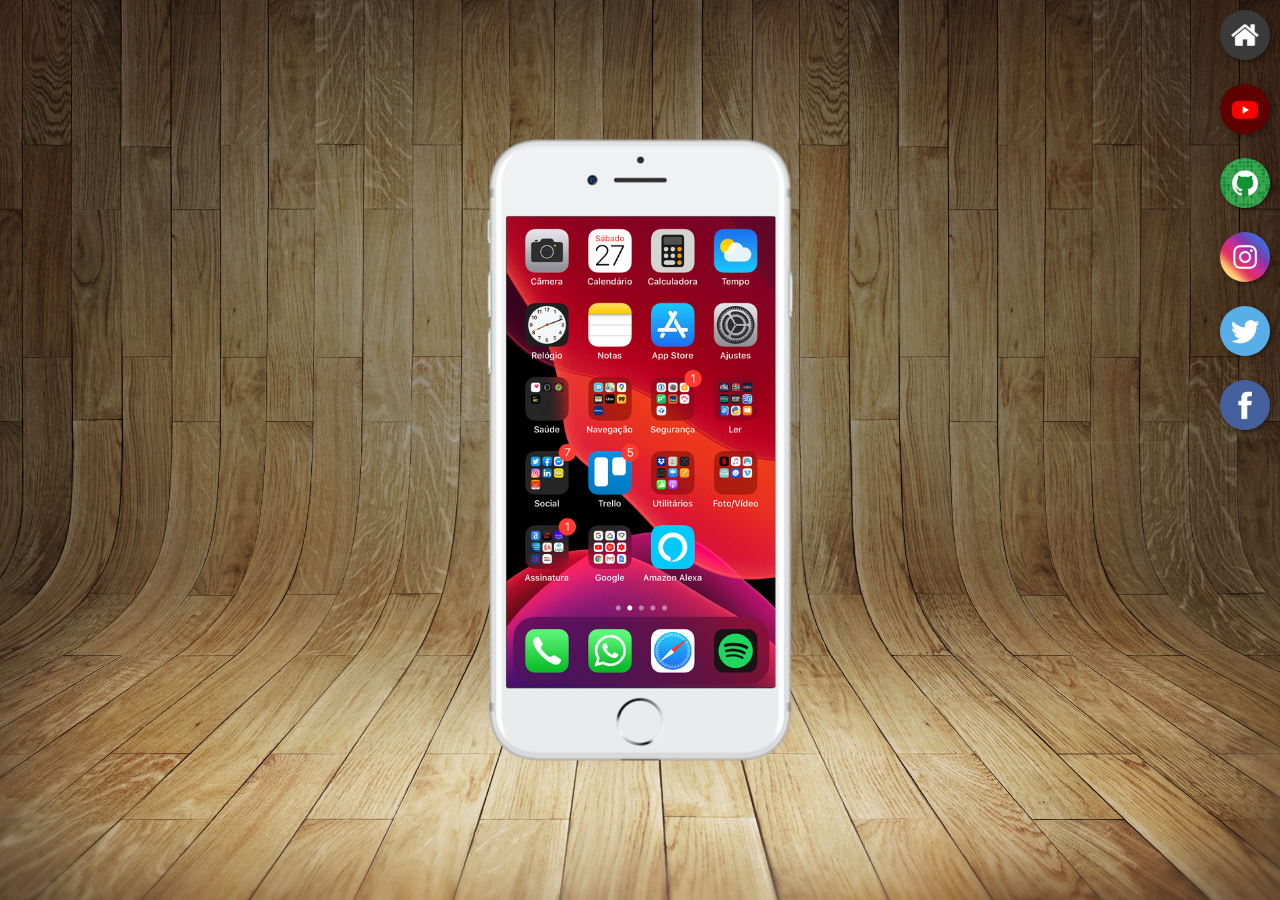
<file: index.html>
<!DOCTYPE html>
<html lang="pt-br">
<head>
    <meta charset="UTF-8">
    <meta name="viewport" content="width=device-width, initial-scale=1.0">
    <link rel="shortcut icon" href="favicon.ico" type="image/x-icon">
    <link rel="stylesheet" href="estilos/style.css">
    <title>Projeto Redes Sociais</title>
</head>
<body>
    <main>
        <section id="telefone">
            <iframe src="home.html" name="tela" id="tela" frameborder="0"></iframe>
        </section>
        <section id="redes-sociais">
            <a href="home.html" target="tela"><img src="imagens/logo-home.jpg" alt=""></a><br>
            <a href="youtube.html" target="tela"><img src="imagens/logo-youtube.jpg" alt=""></a><br>
            <a href="github.html" target="tela"><img src="imagens/logo-github.jpg" alt=""></a><br>
            <a href="instagram.html" target="tela"><img src="imagens/logo-instagram.jpg" alt=""></a><br>
            <a href="#" target="tela"><img src="imagens/logo-twitter.jpg" alt=""></a><br>
            <a href="#" target="tela"><img src="imagens/logo-facebook.jpg" alt=""></a>

        </section>
    </main>
</body>
</html>
</file>
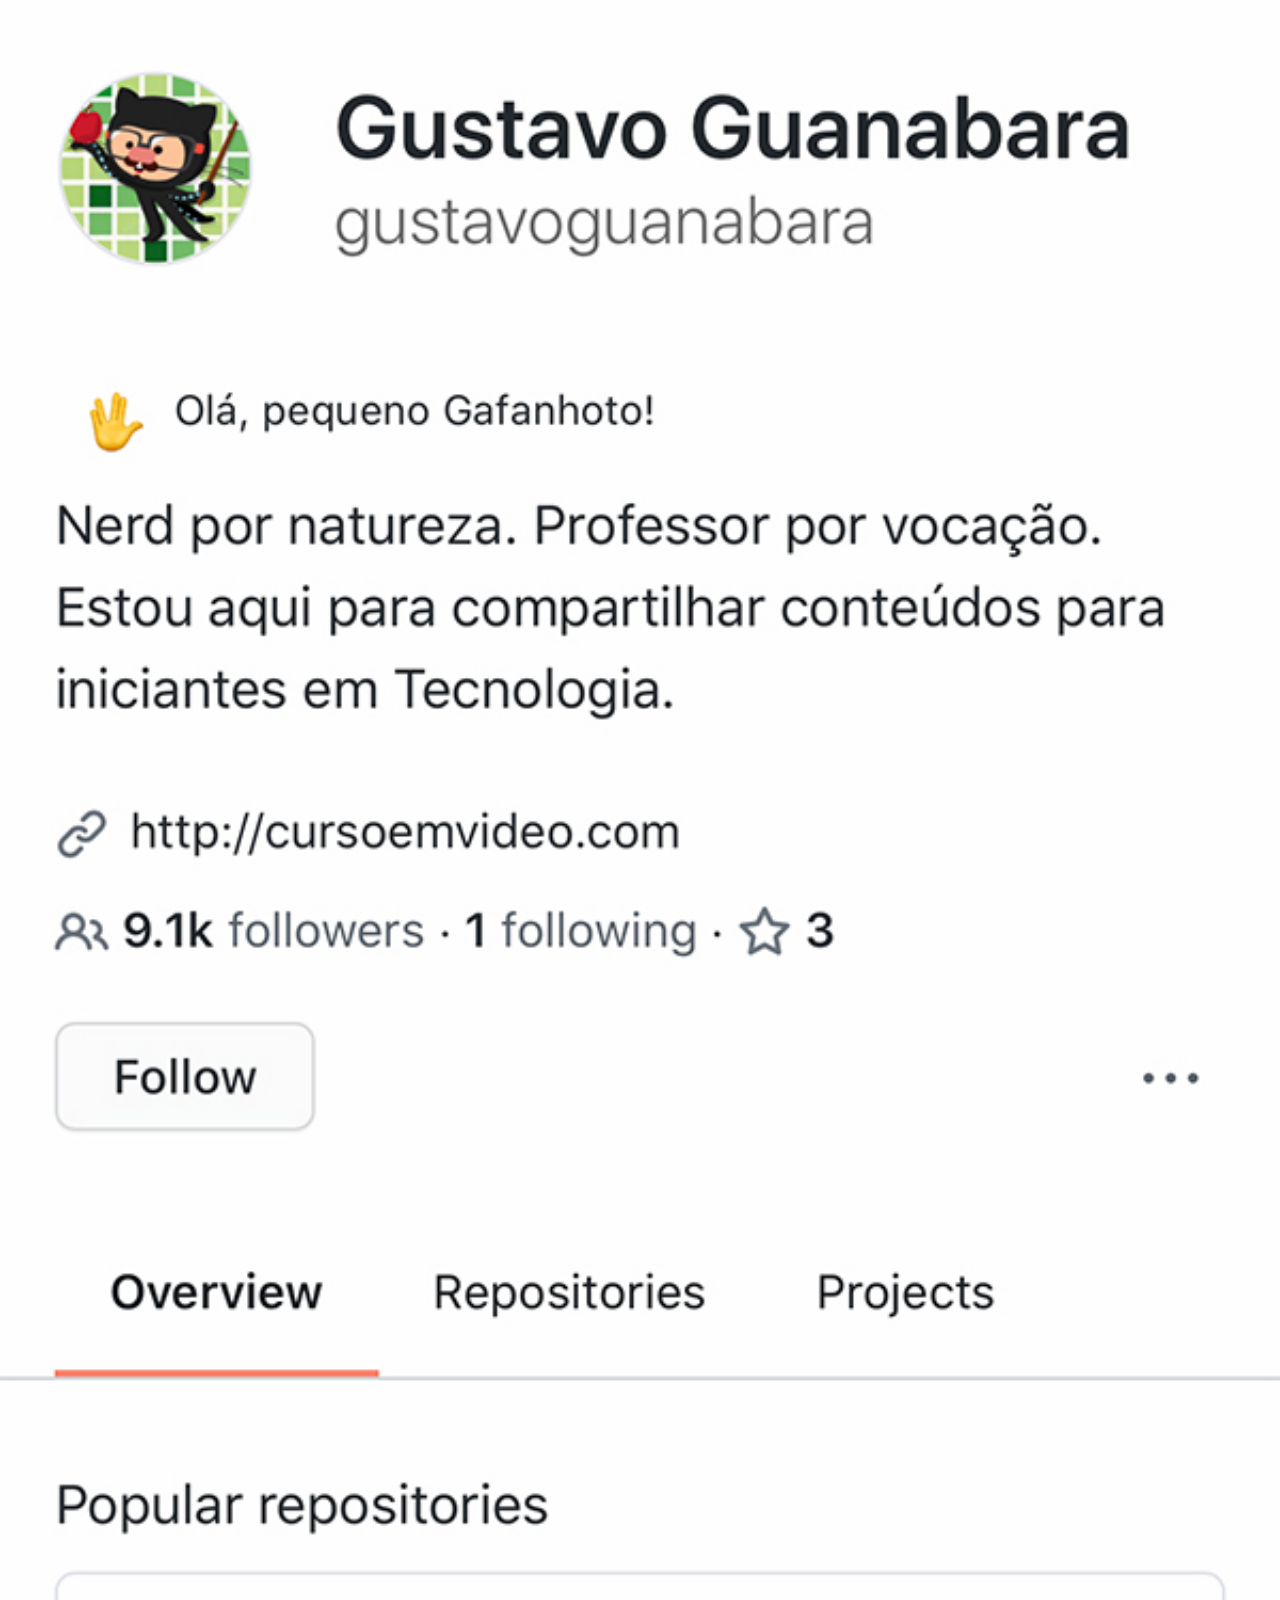
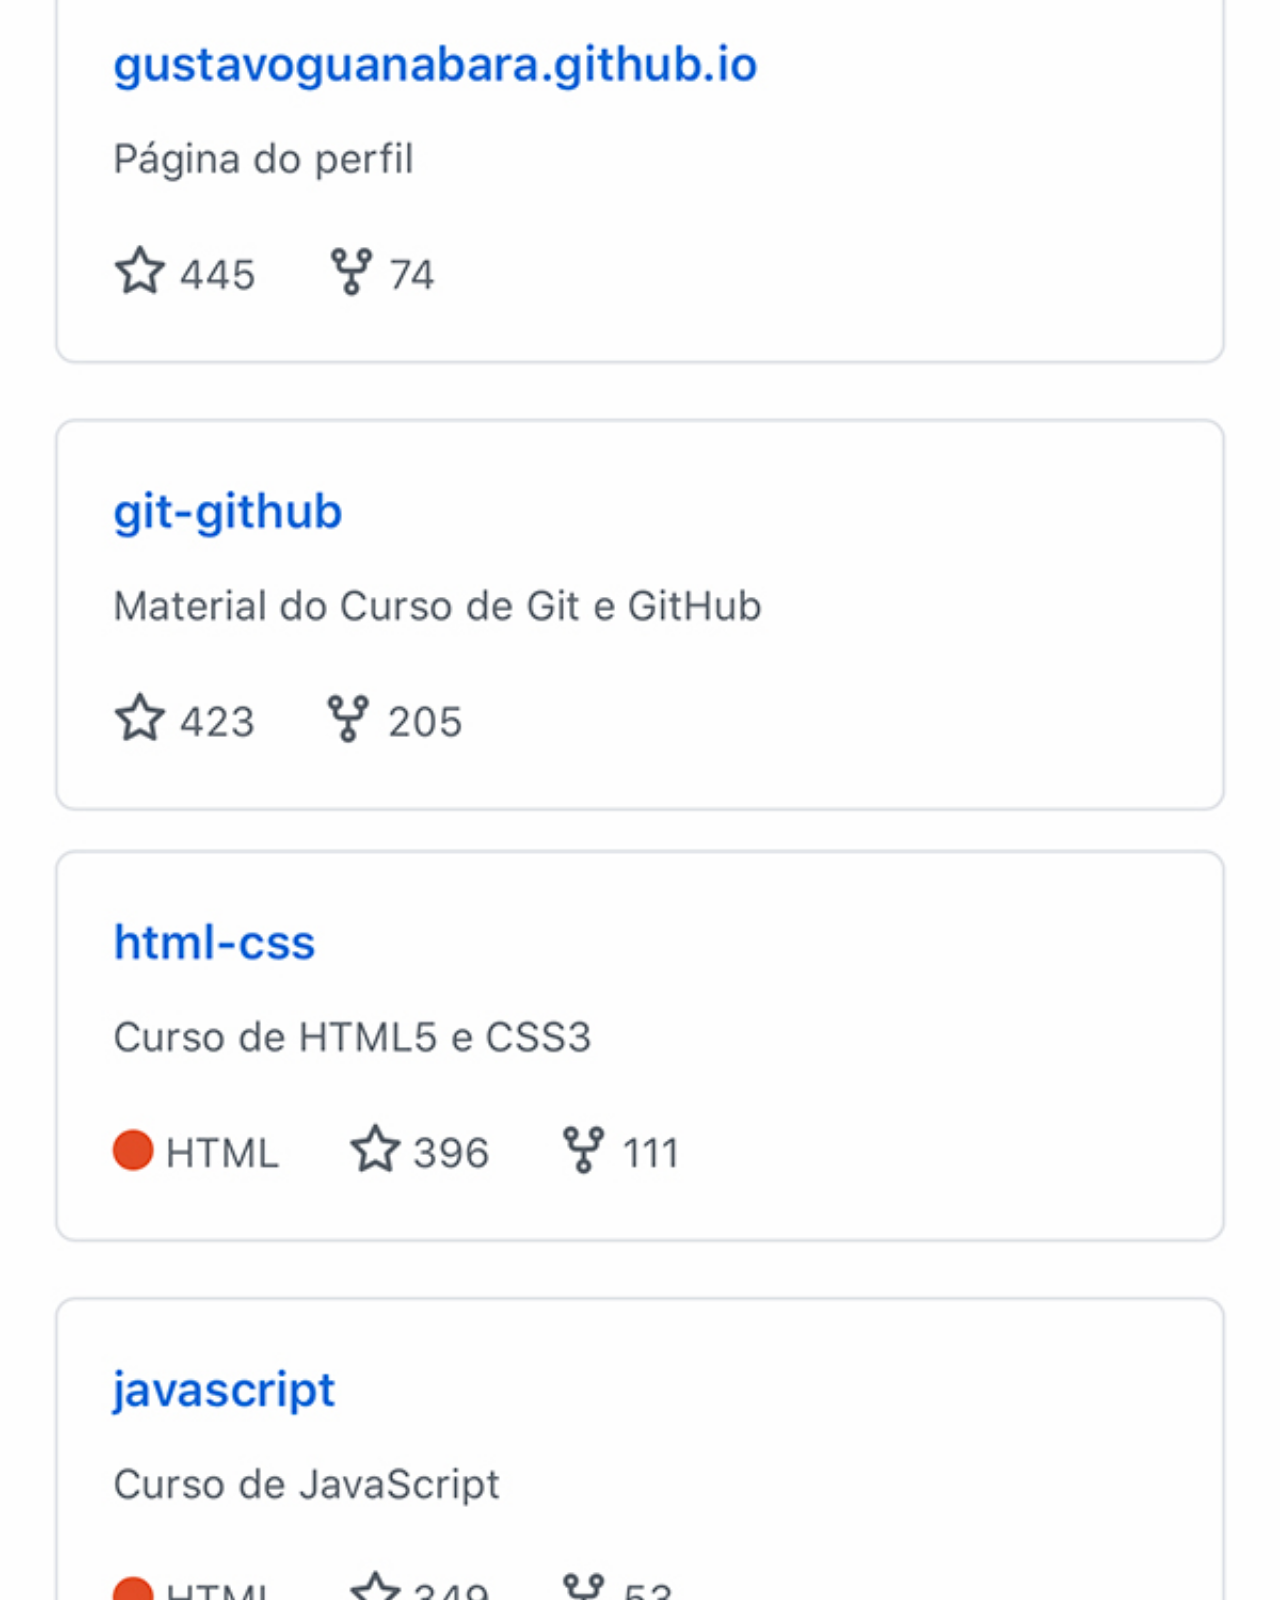
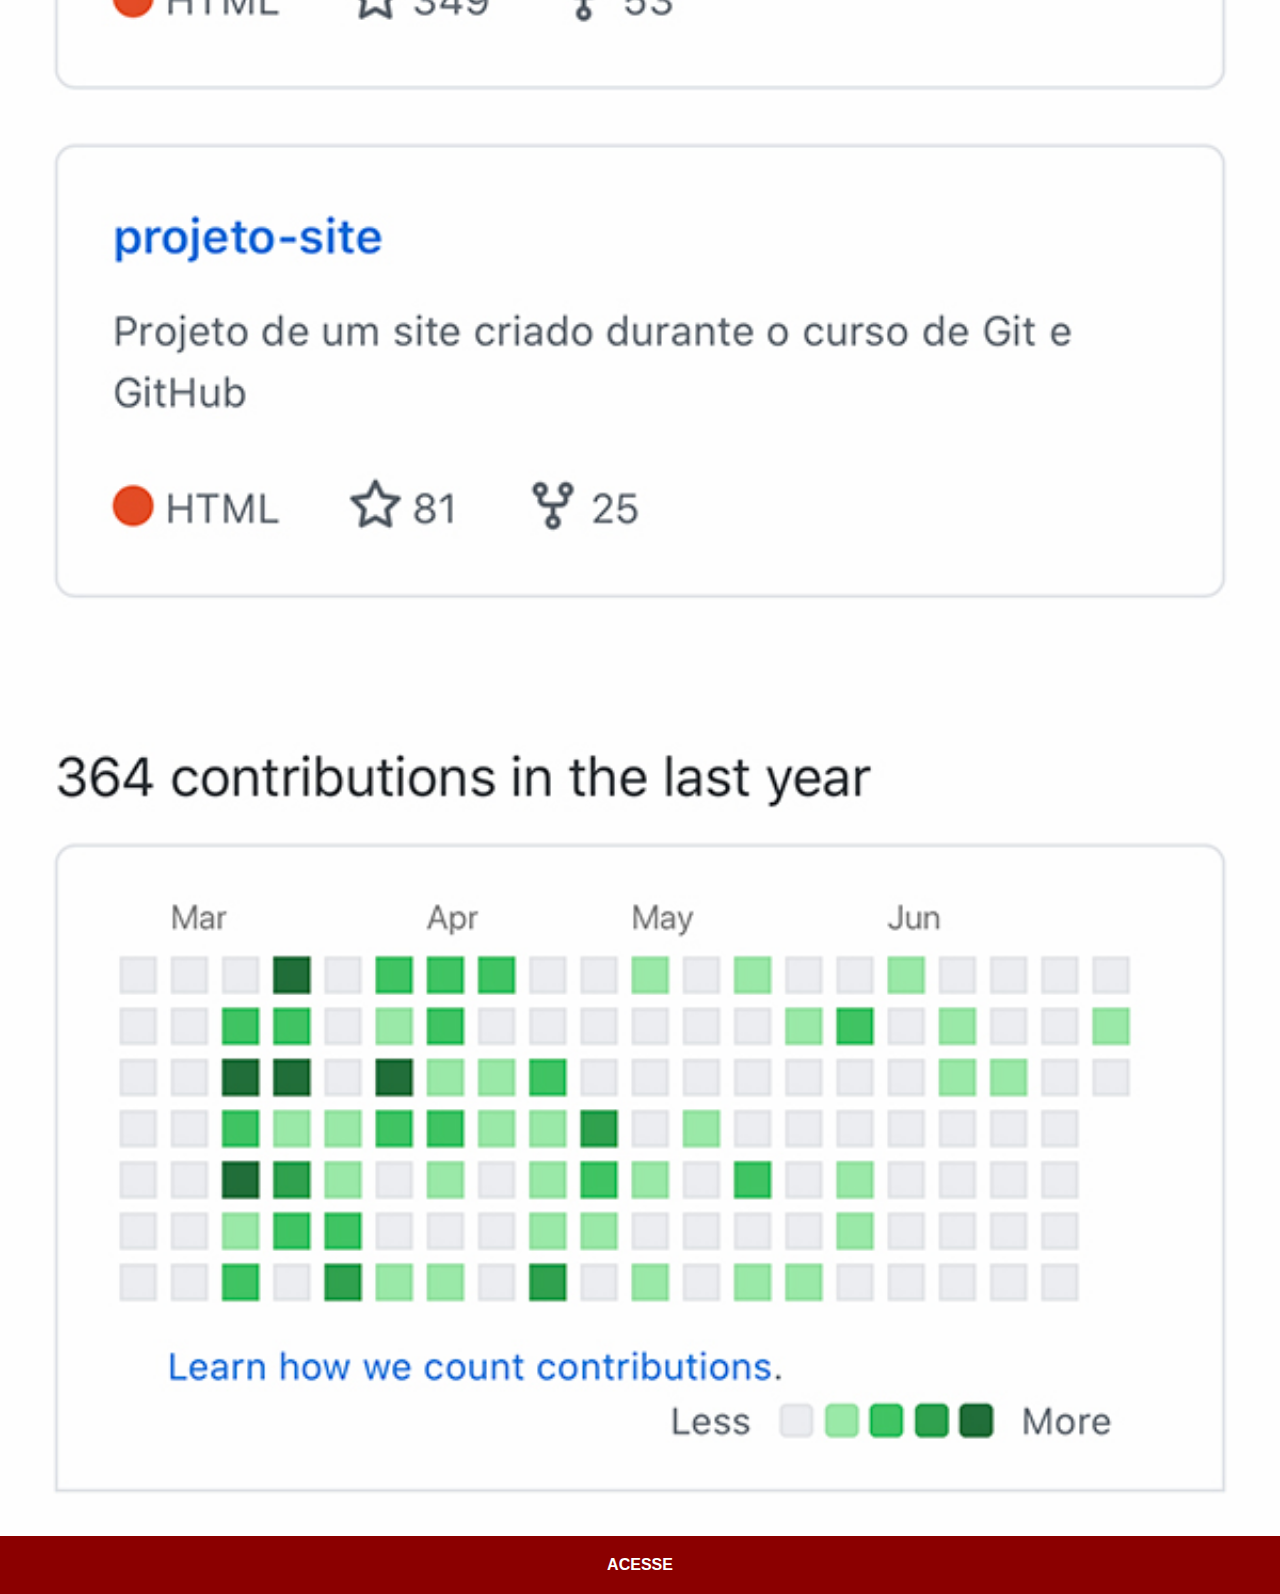
<file: github.html>
<!DOCTYPE html>
<html lang="pt-br">
<head>
    <meta charset="UTF-8">
    <meta name="viewport" content="width=device-width, initial-scale=1.0">
    <title>GitHub</title>
    <link rel="stylesheet" href="estilos/social.css">
</head>
<body>
    <img src="imagens/tela-github.jpg" alt="GitHub">
    <a href="https://github.com/gustavoguanabara" target="_blank">ACESSE</a>
    
</body>
</html>
</file>
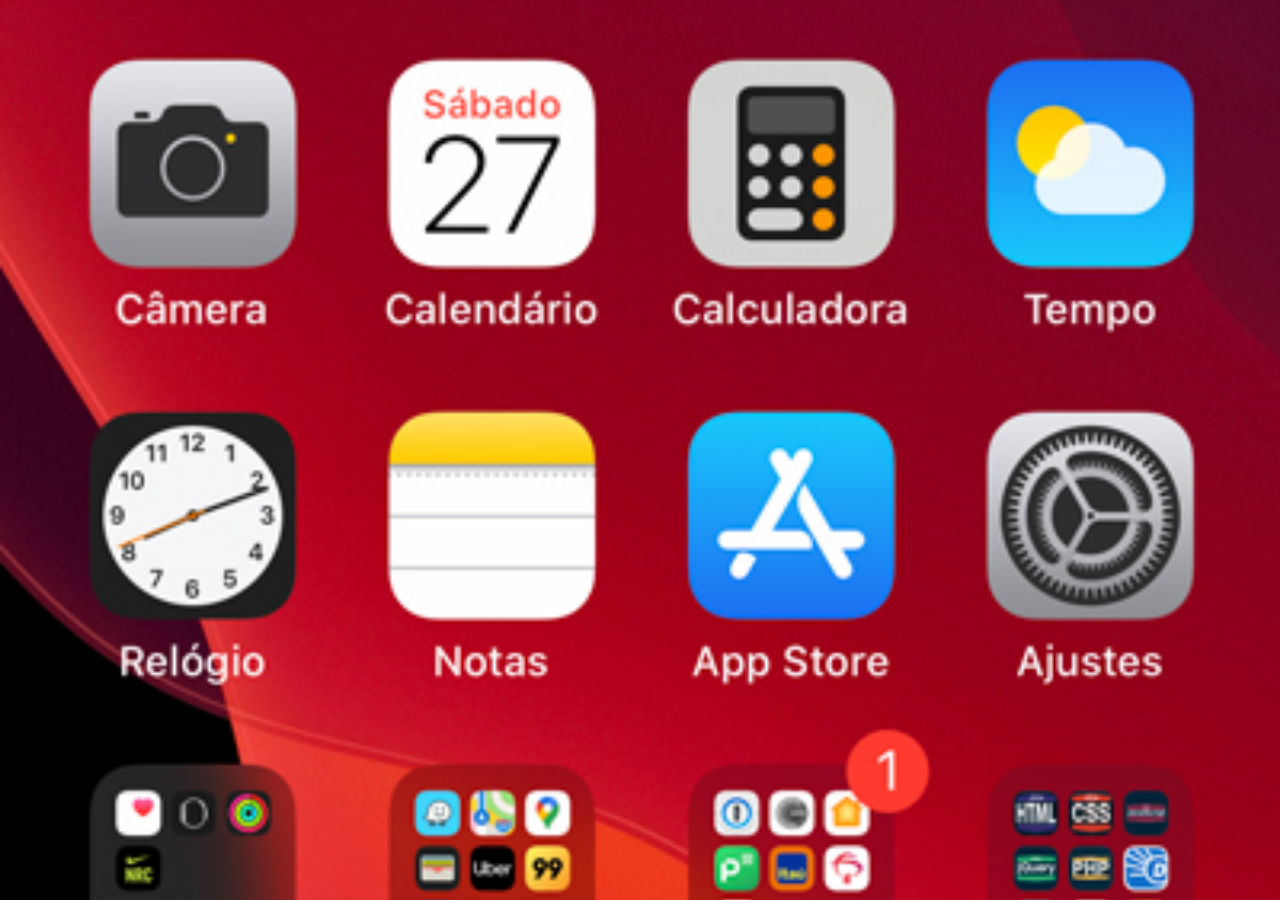
<file: home.html>
<!DOCTYPE html>
<html lang="pt-br">
<head>
    <meta charset="UTF-8">
    <meta name="viewport" content="width=device-width, initial-scale=1.0">
    <title>Home</title>
    <style>
        * {
            margin: 0px;
            padding: 0px;
        }

        body {
            width: 100vw;
            height: 100vh;
            background: black url('imagens/tela-home.jpg') no-repeat top center;
            background-size: cover;
        }
    </style>
</head>
<body>
    
</body>
</html>
</file>
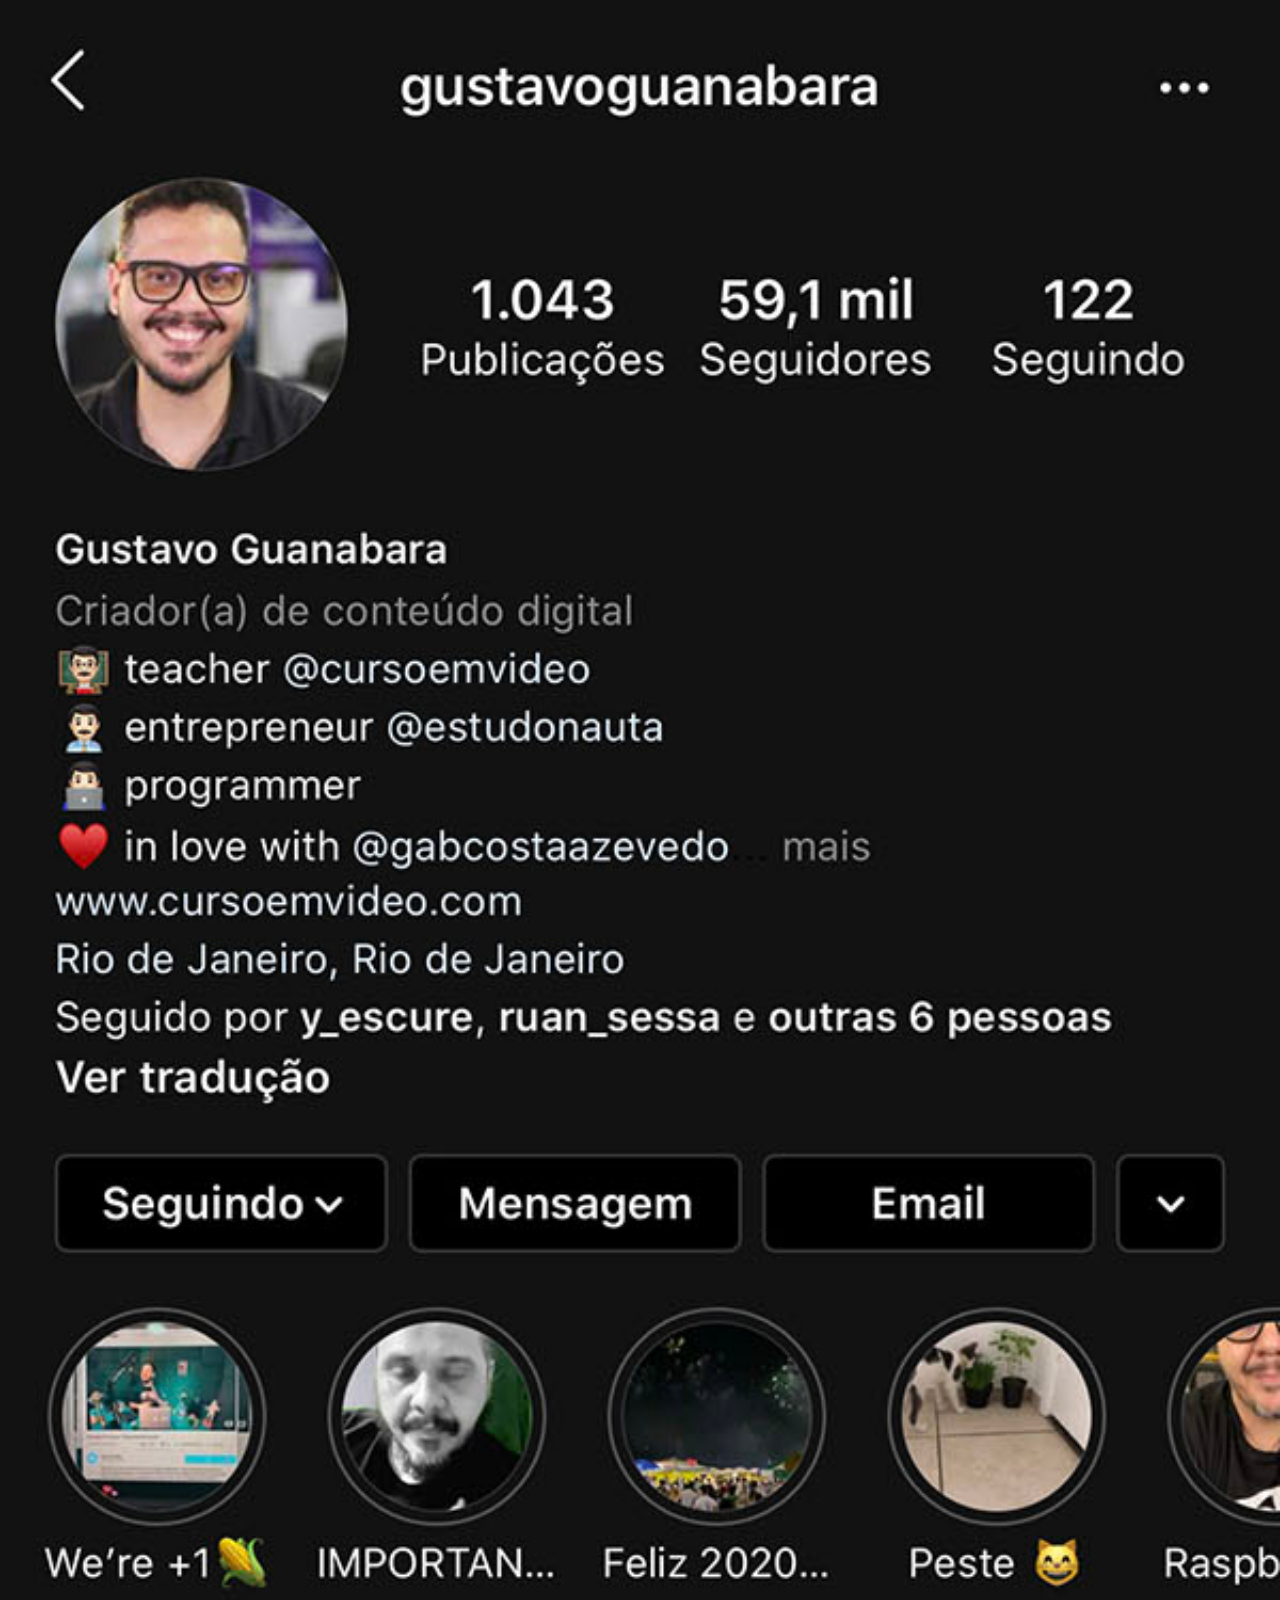
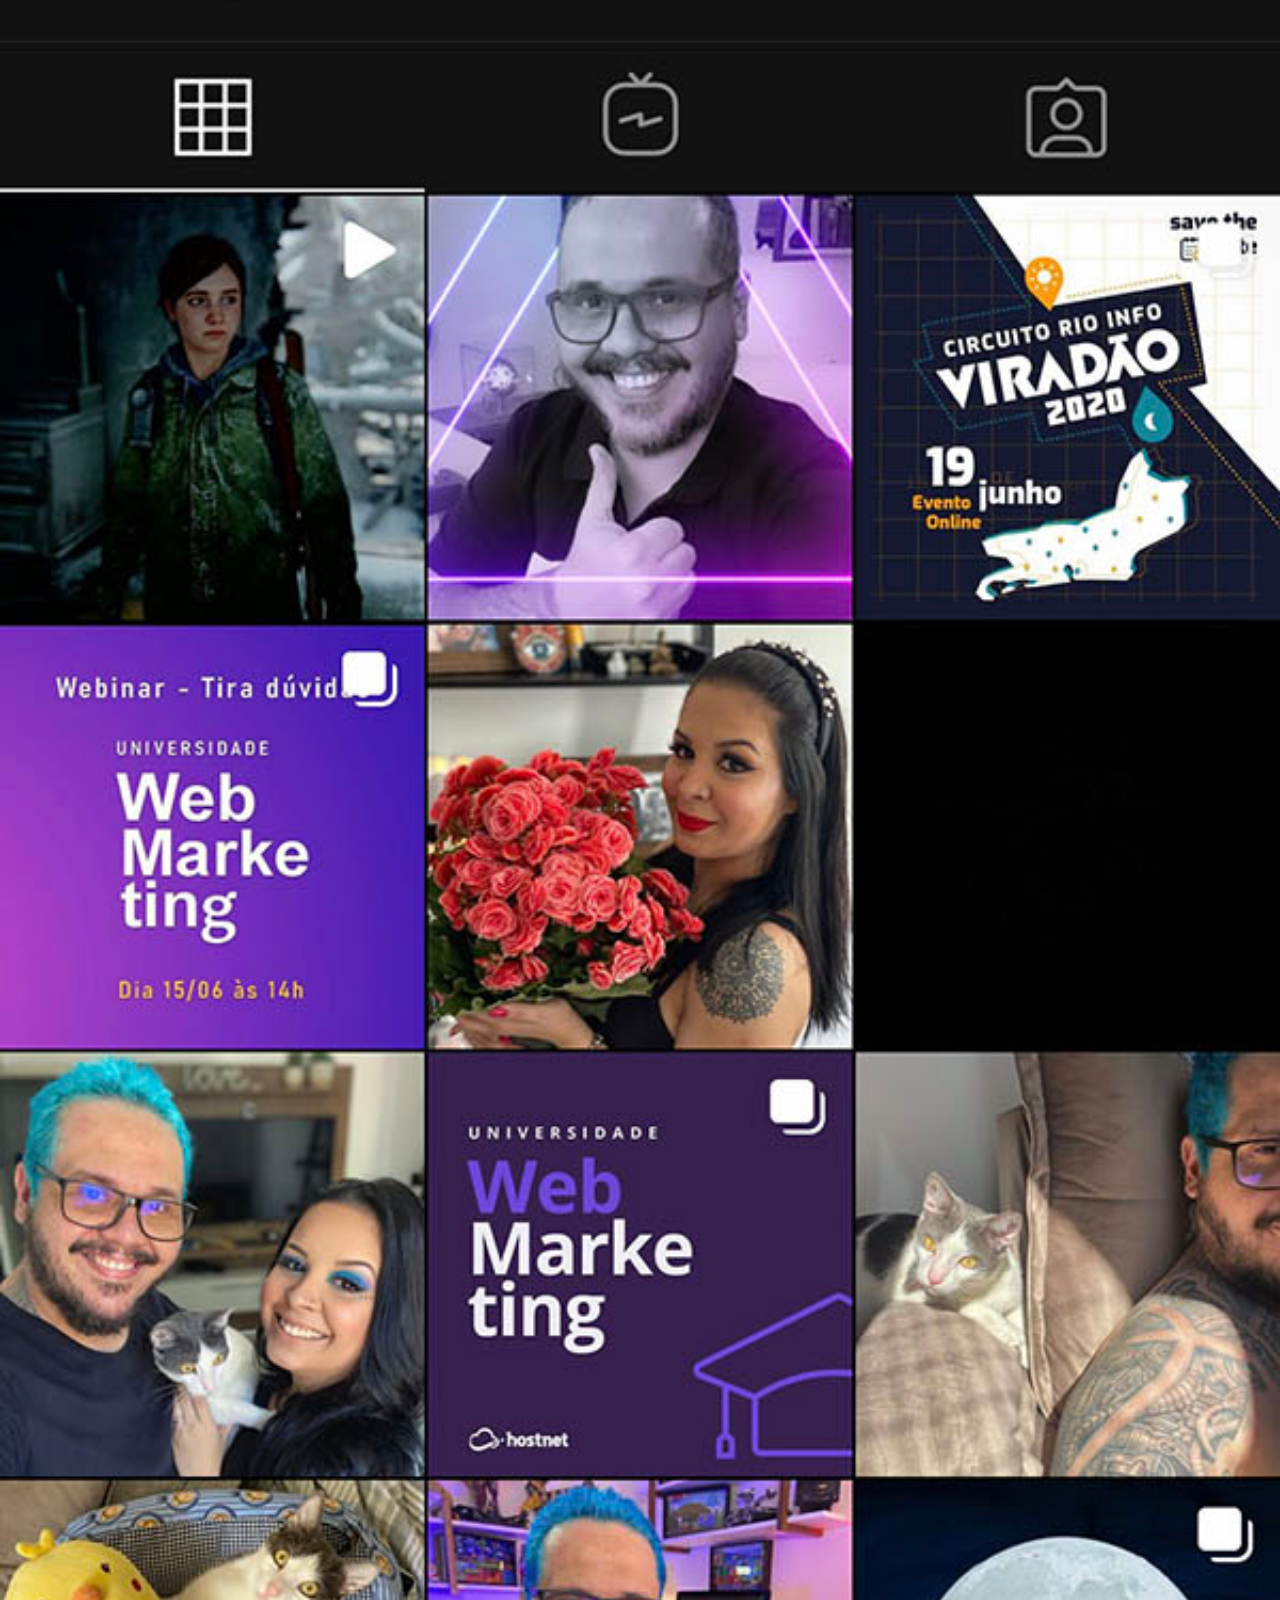
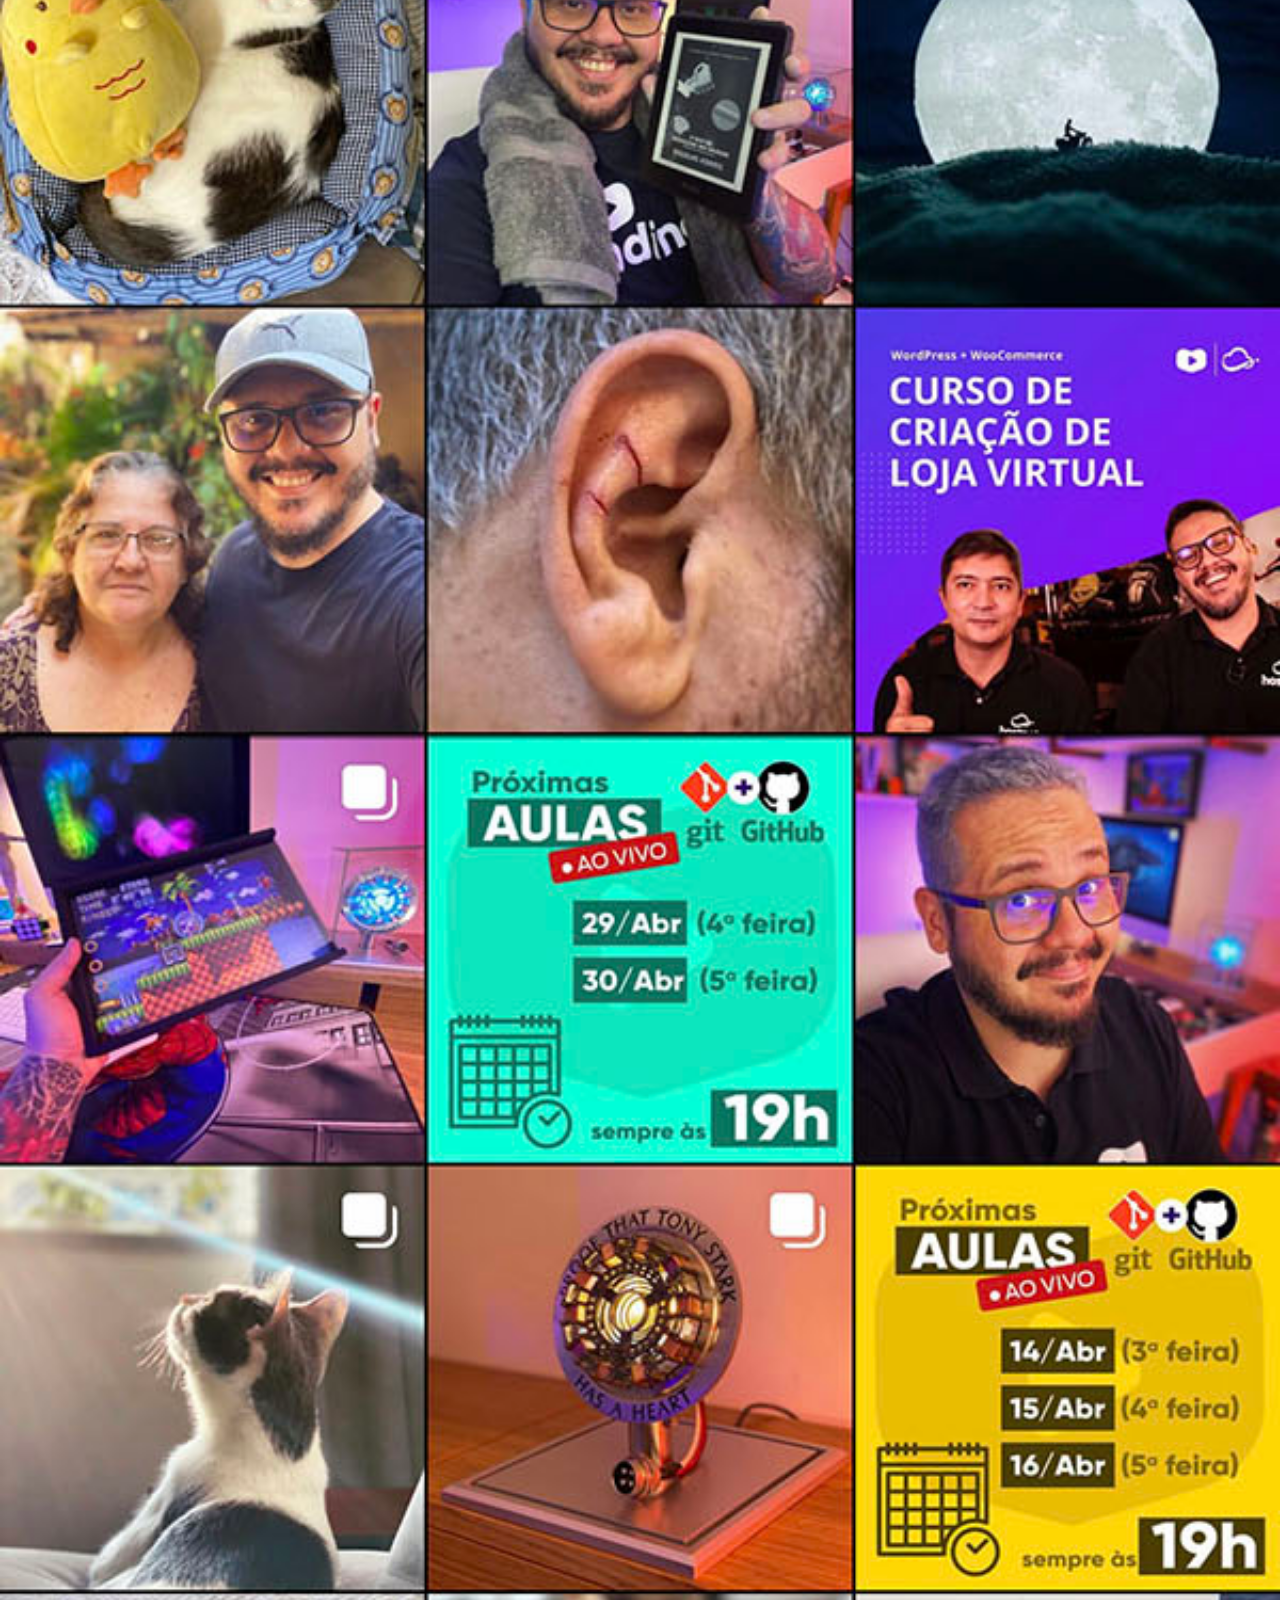
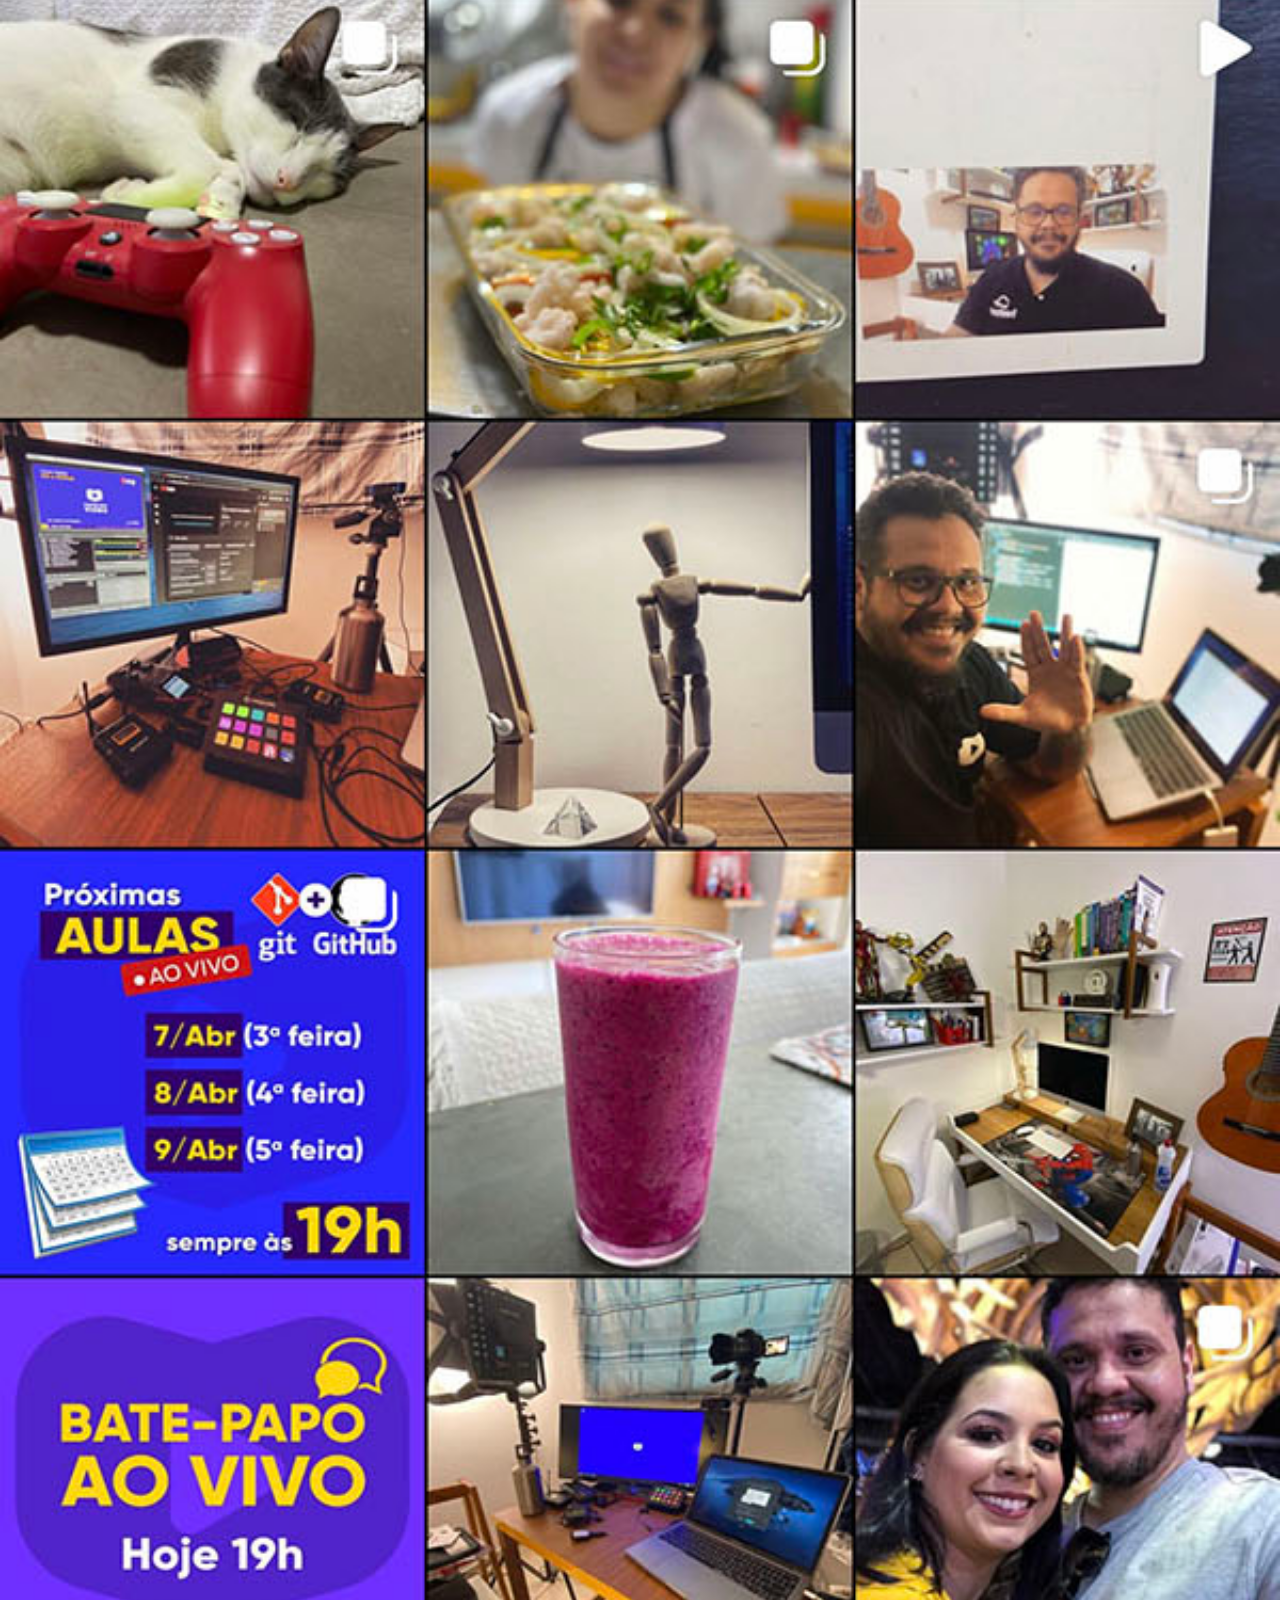
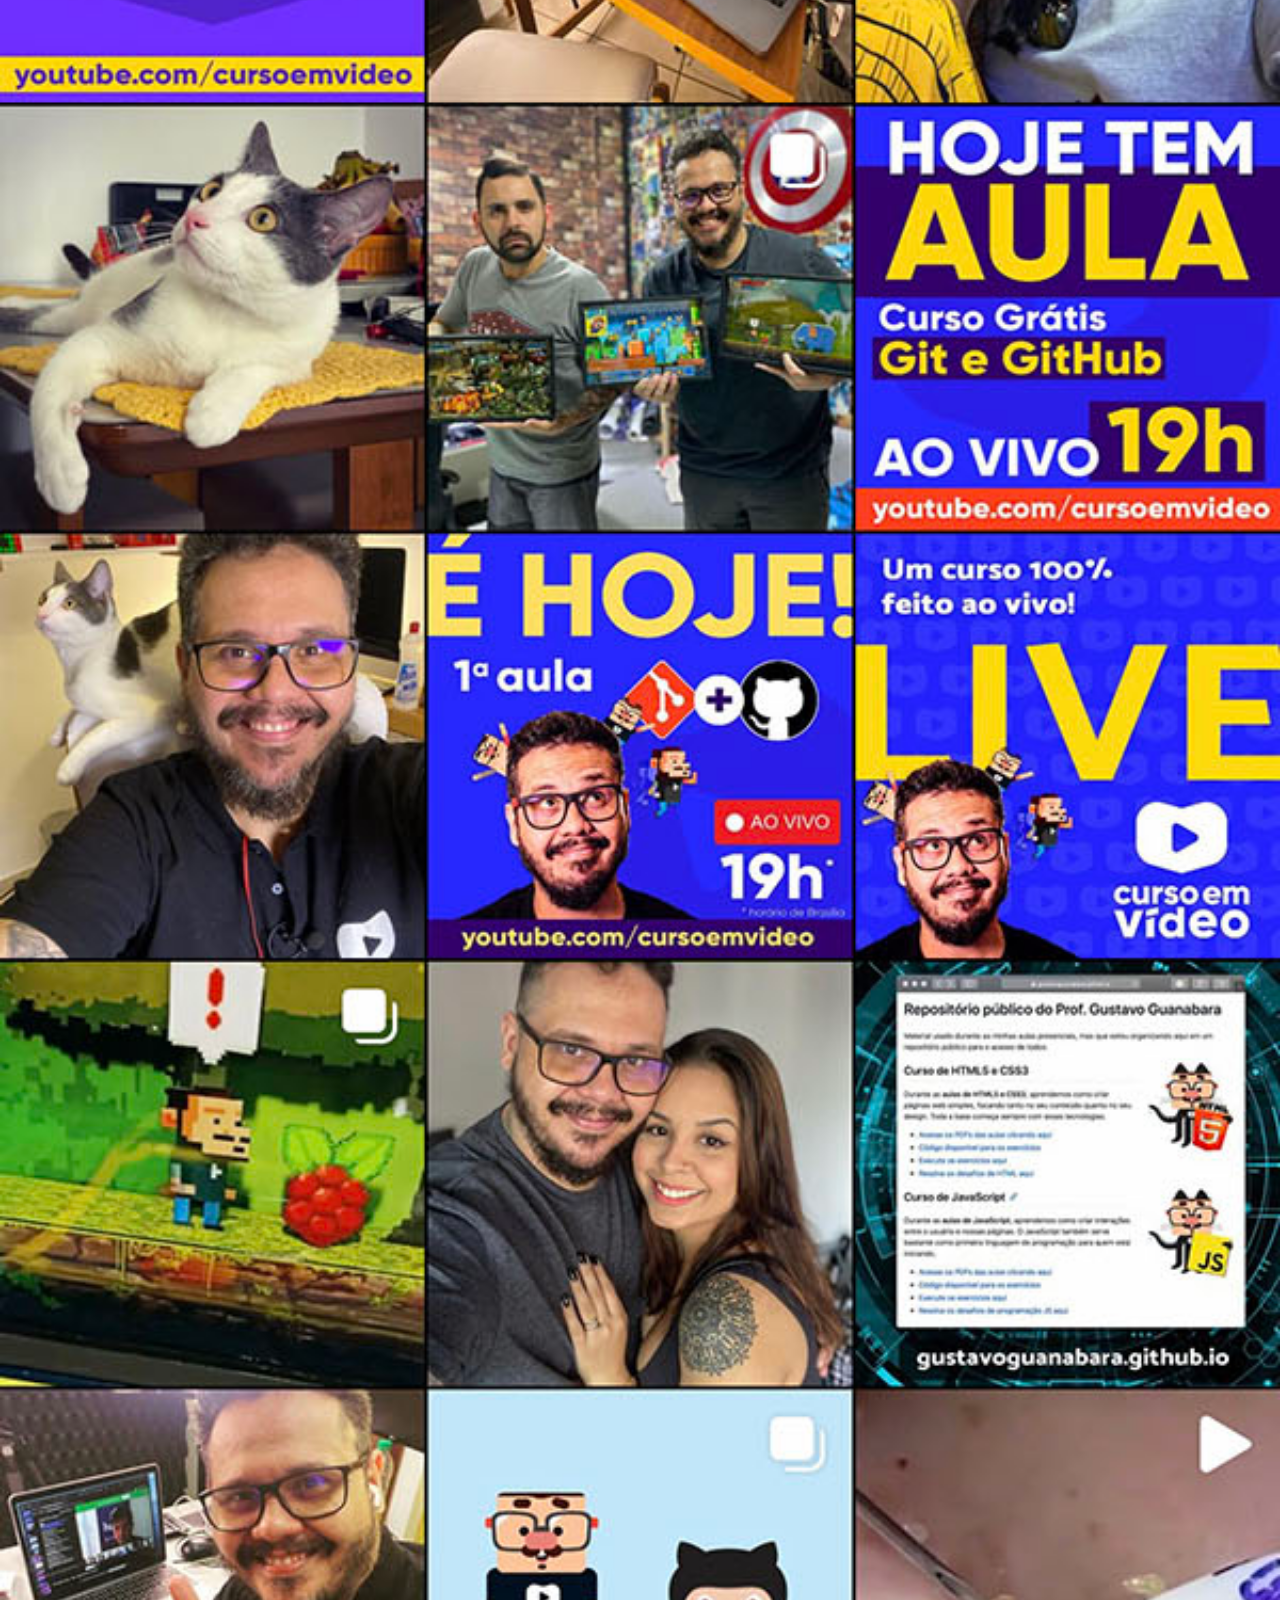
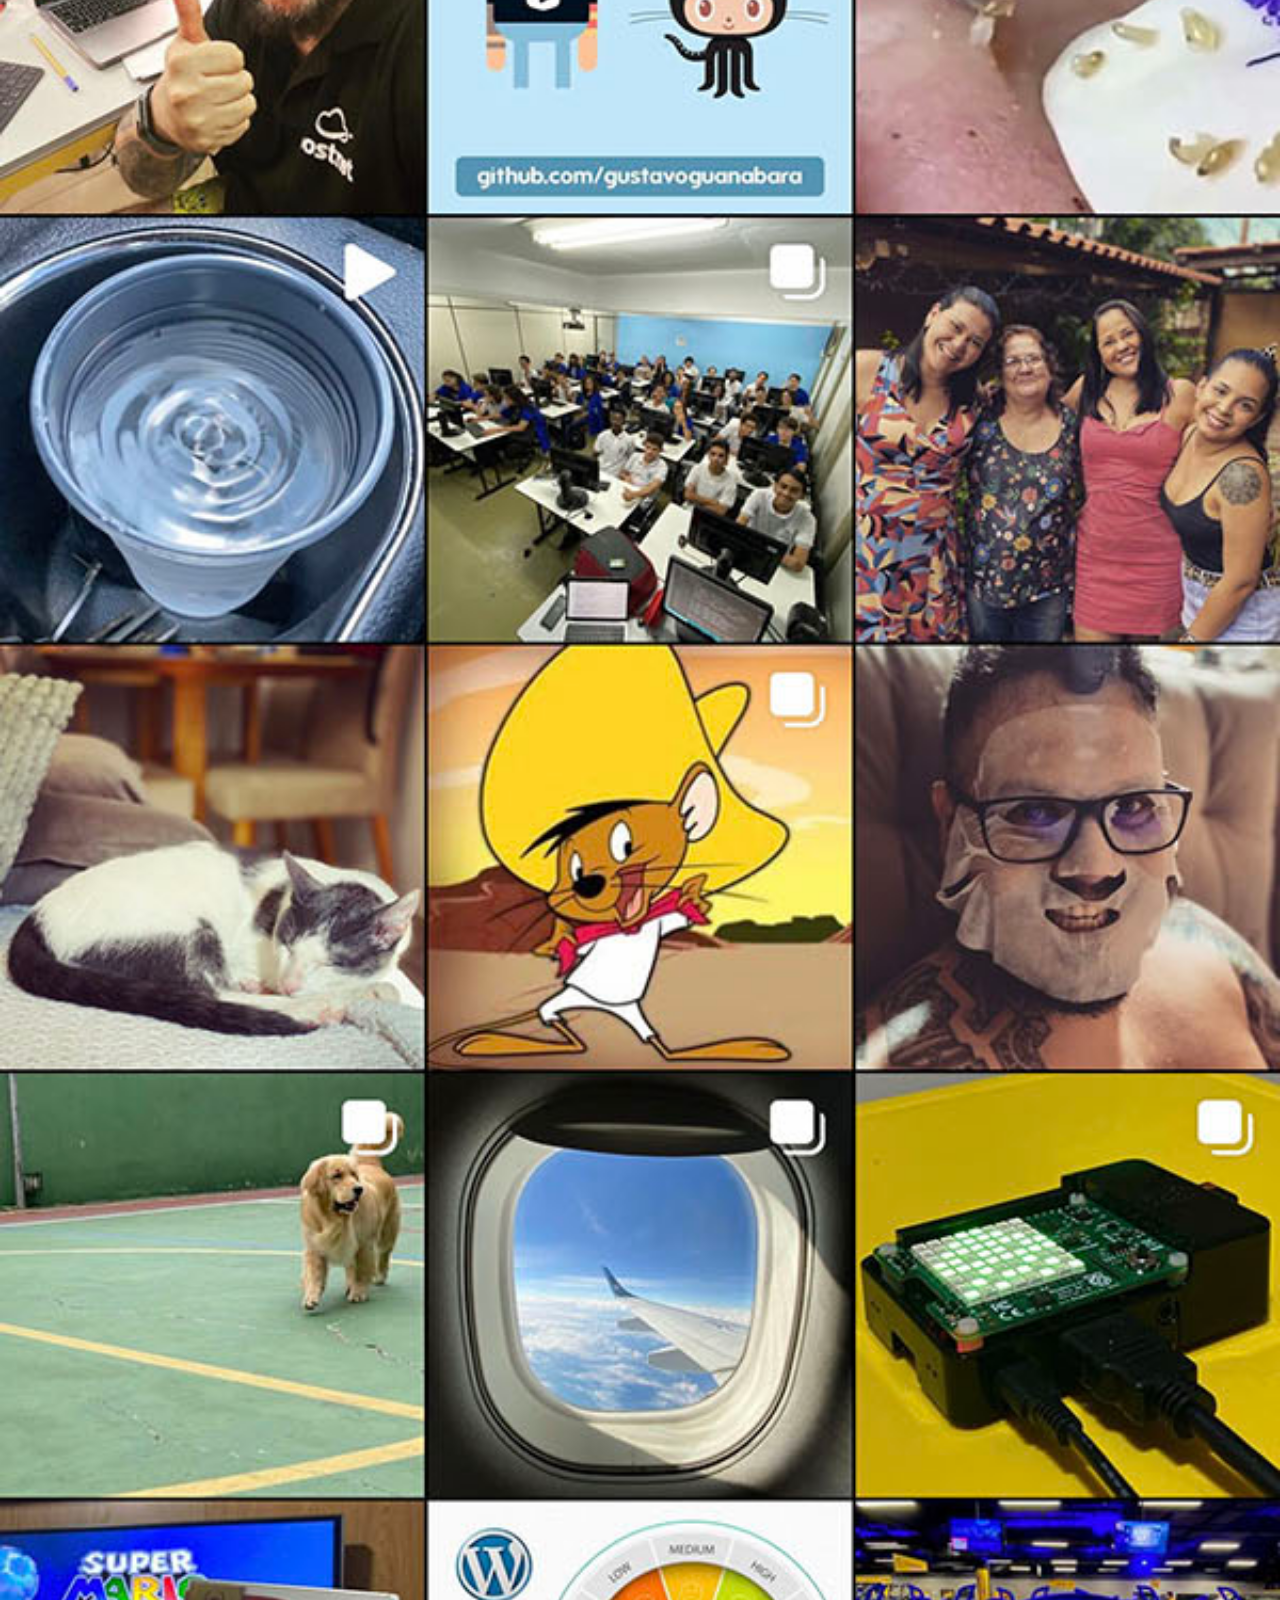
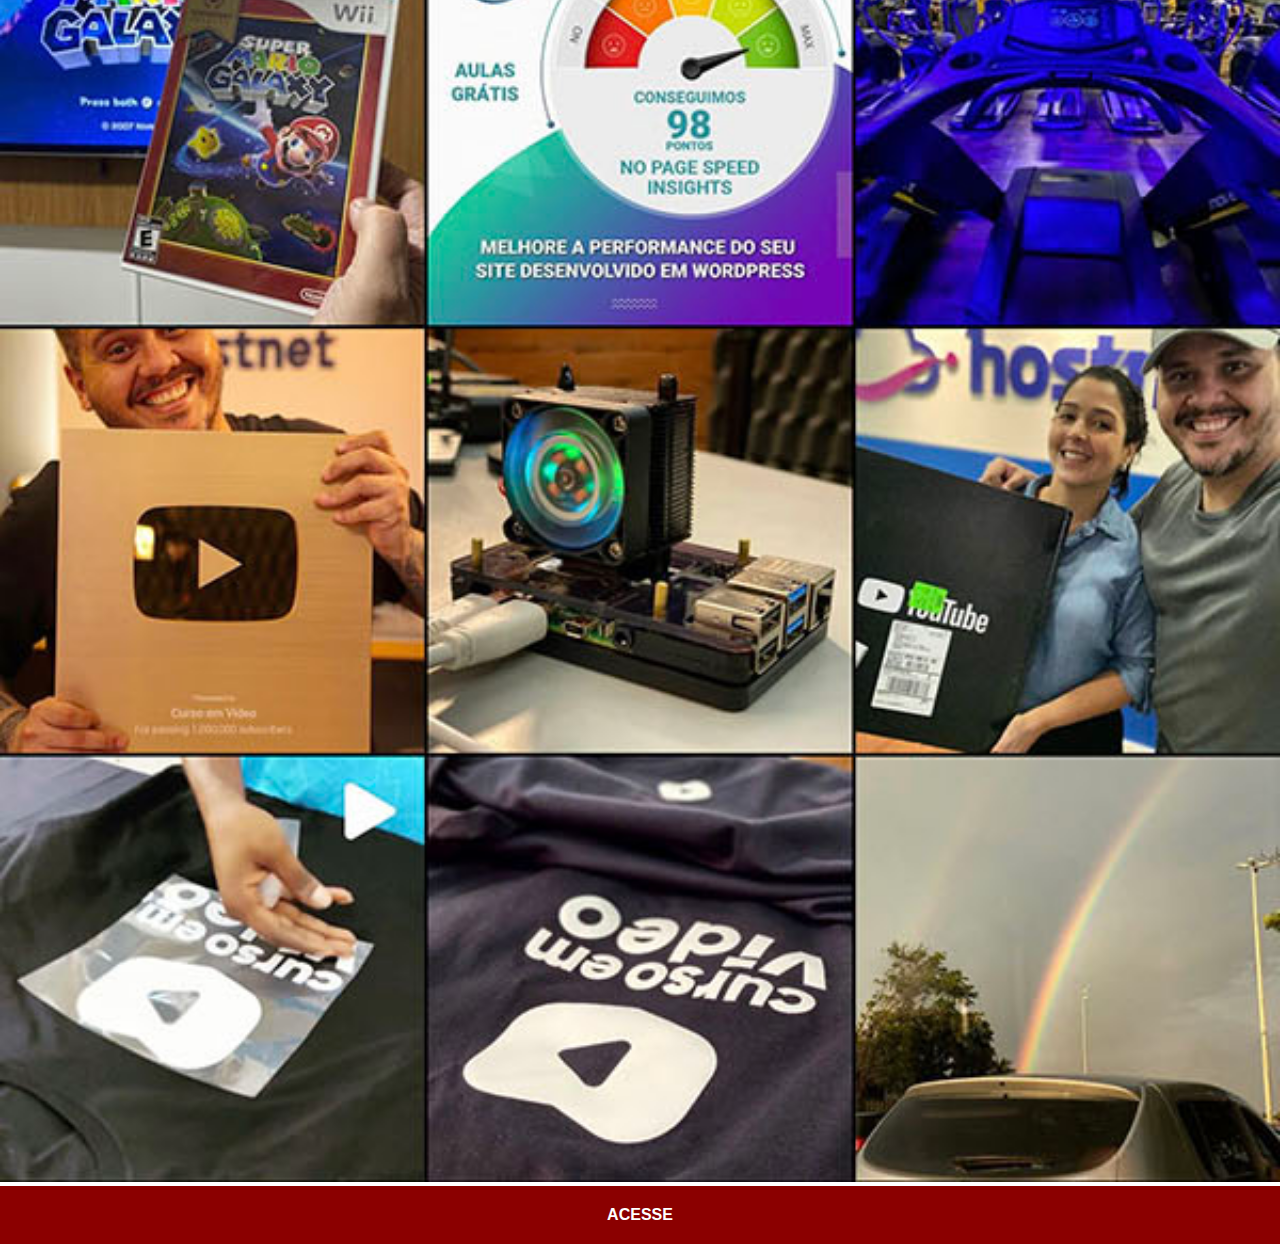
<file: instagram.html>
<!DOCTYPE html>
<html lang="pt-br">
<head>
    <meta charset="UTF-8">
    <meta name="viewport" content="width=device-width, initial-scale=1.0">
    <title>Instagram</title>
    <link rel="stylesheet" href="estilos/social.css">
</head>
<body>
    <img src="imagens/tela-instagram.jpg" alt="Intagram">
    <a href="https://www.instagram.com/gustavoguanabara/">ACESSE</a>
    
</body>
</html>
</file>
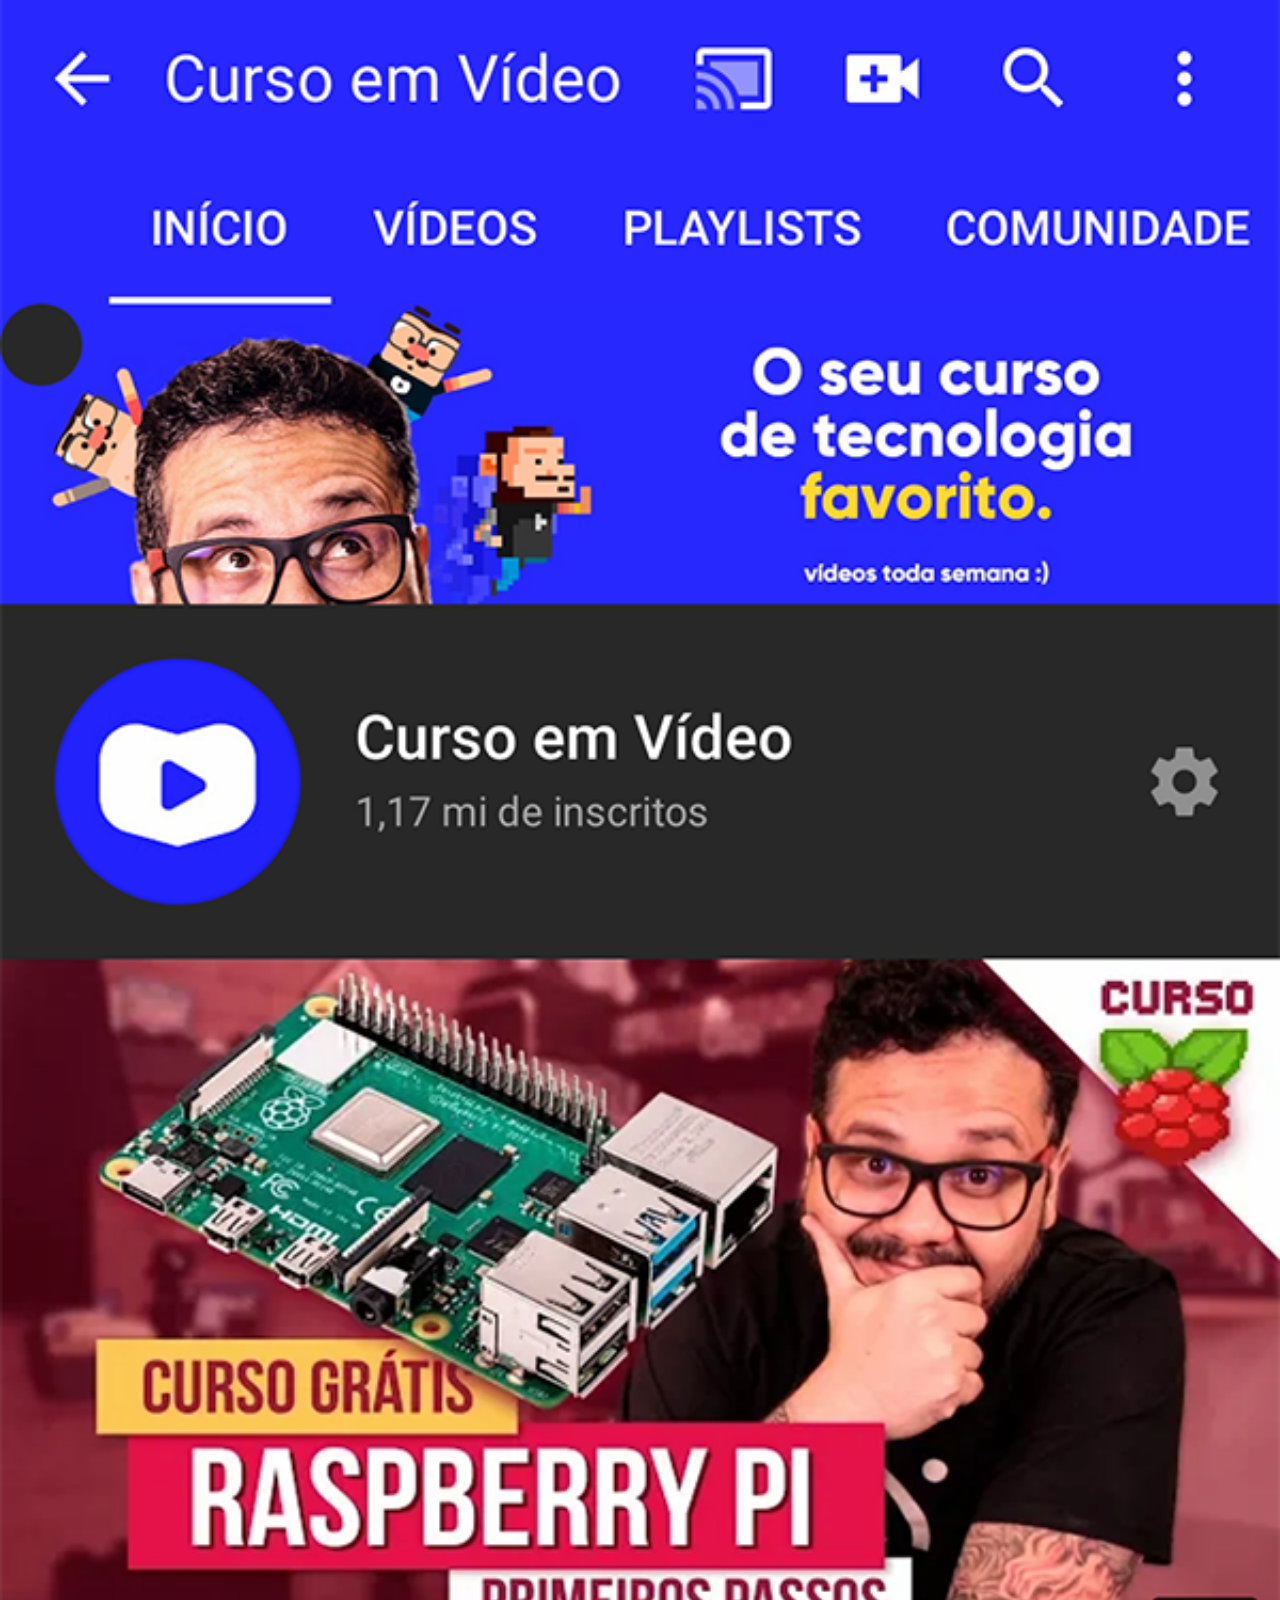
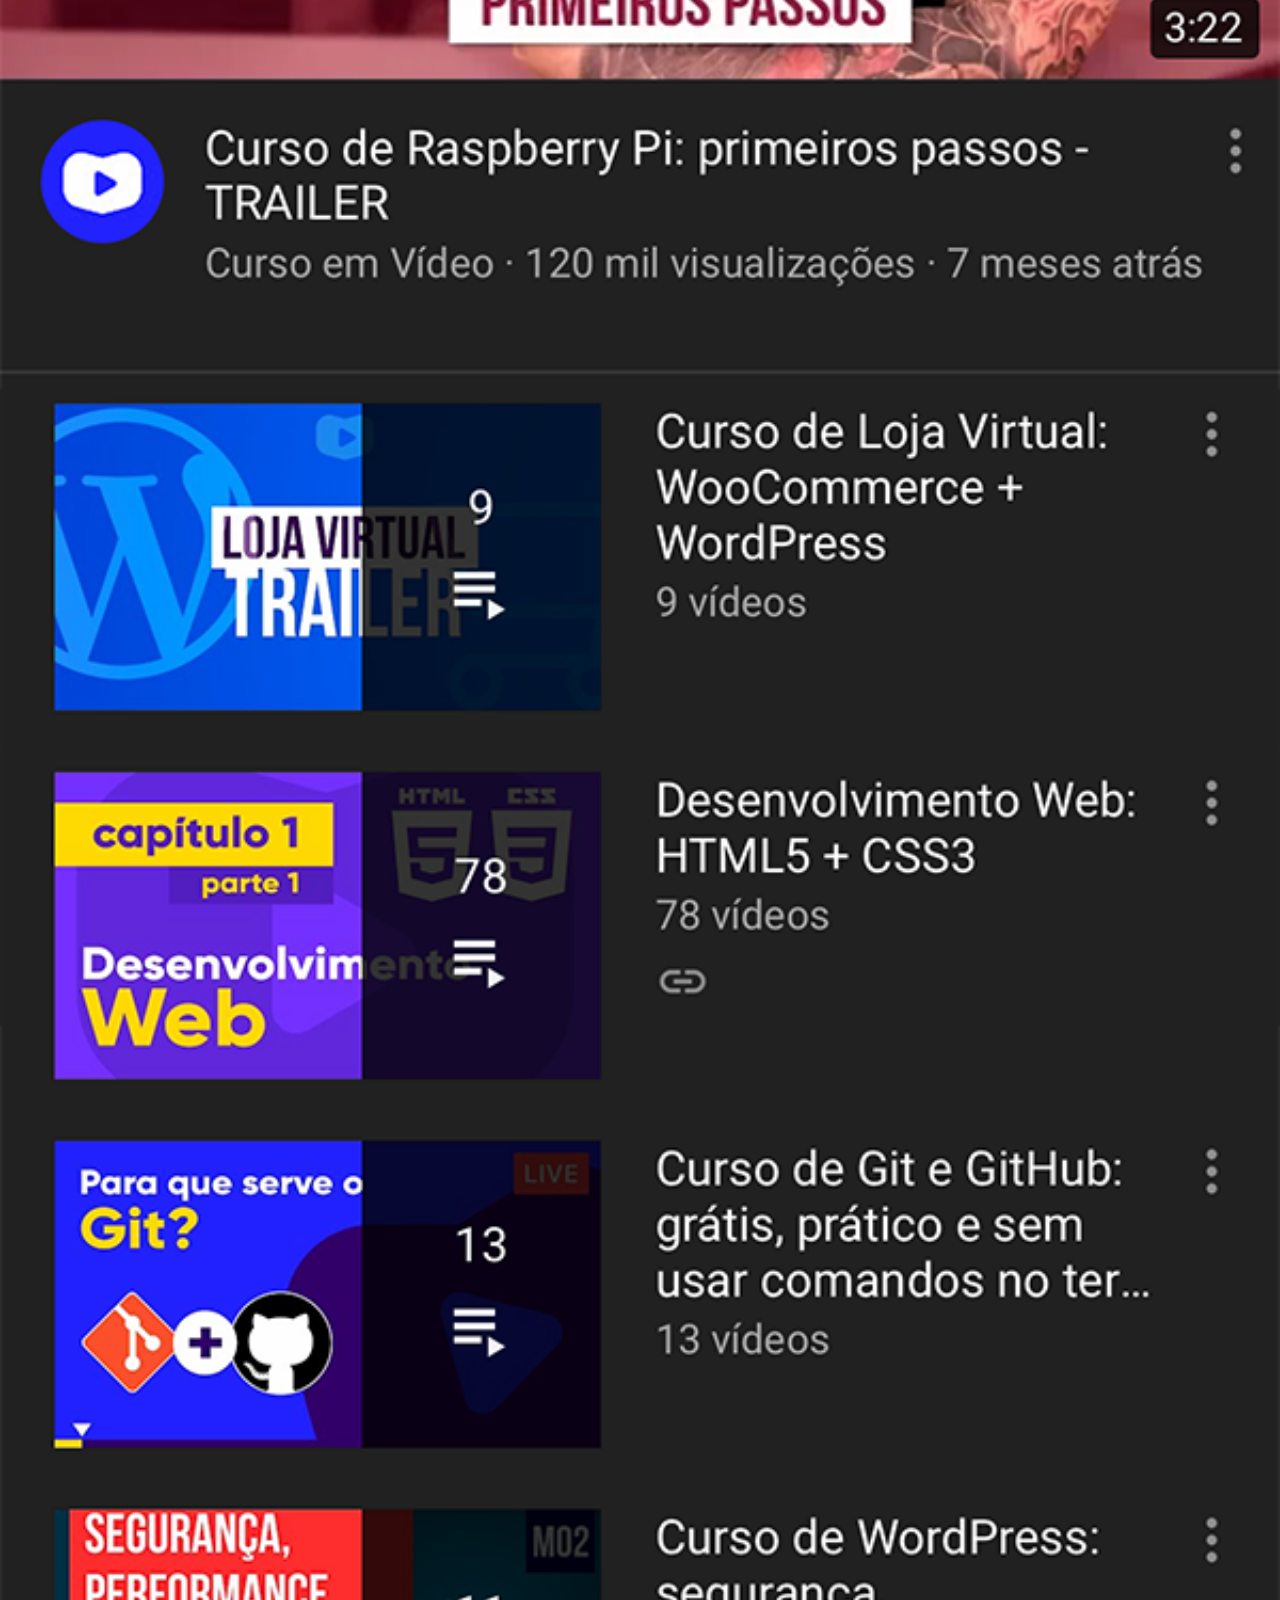
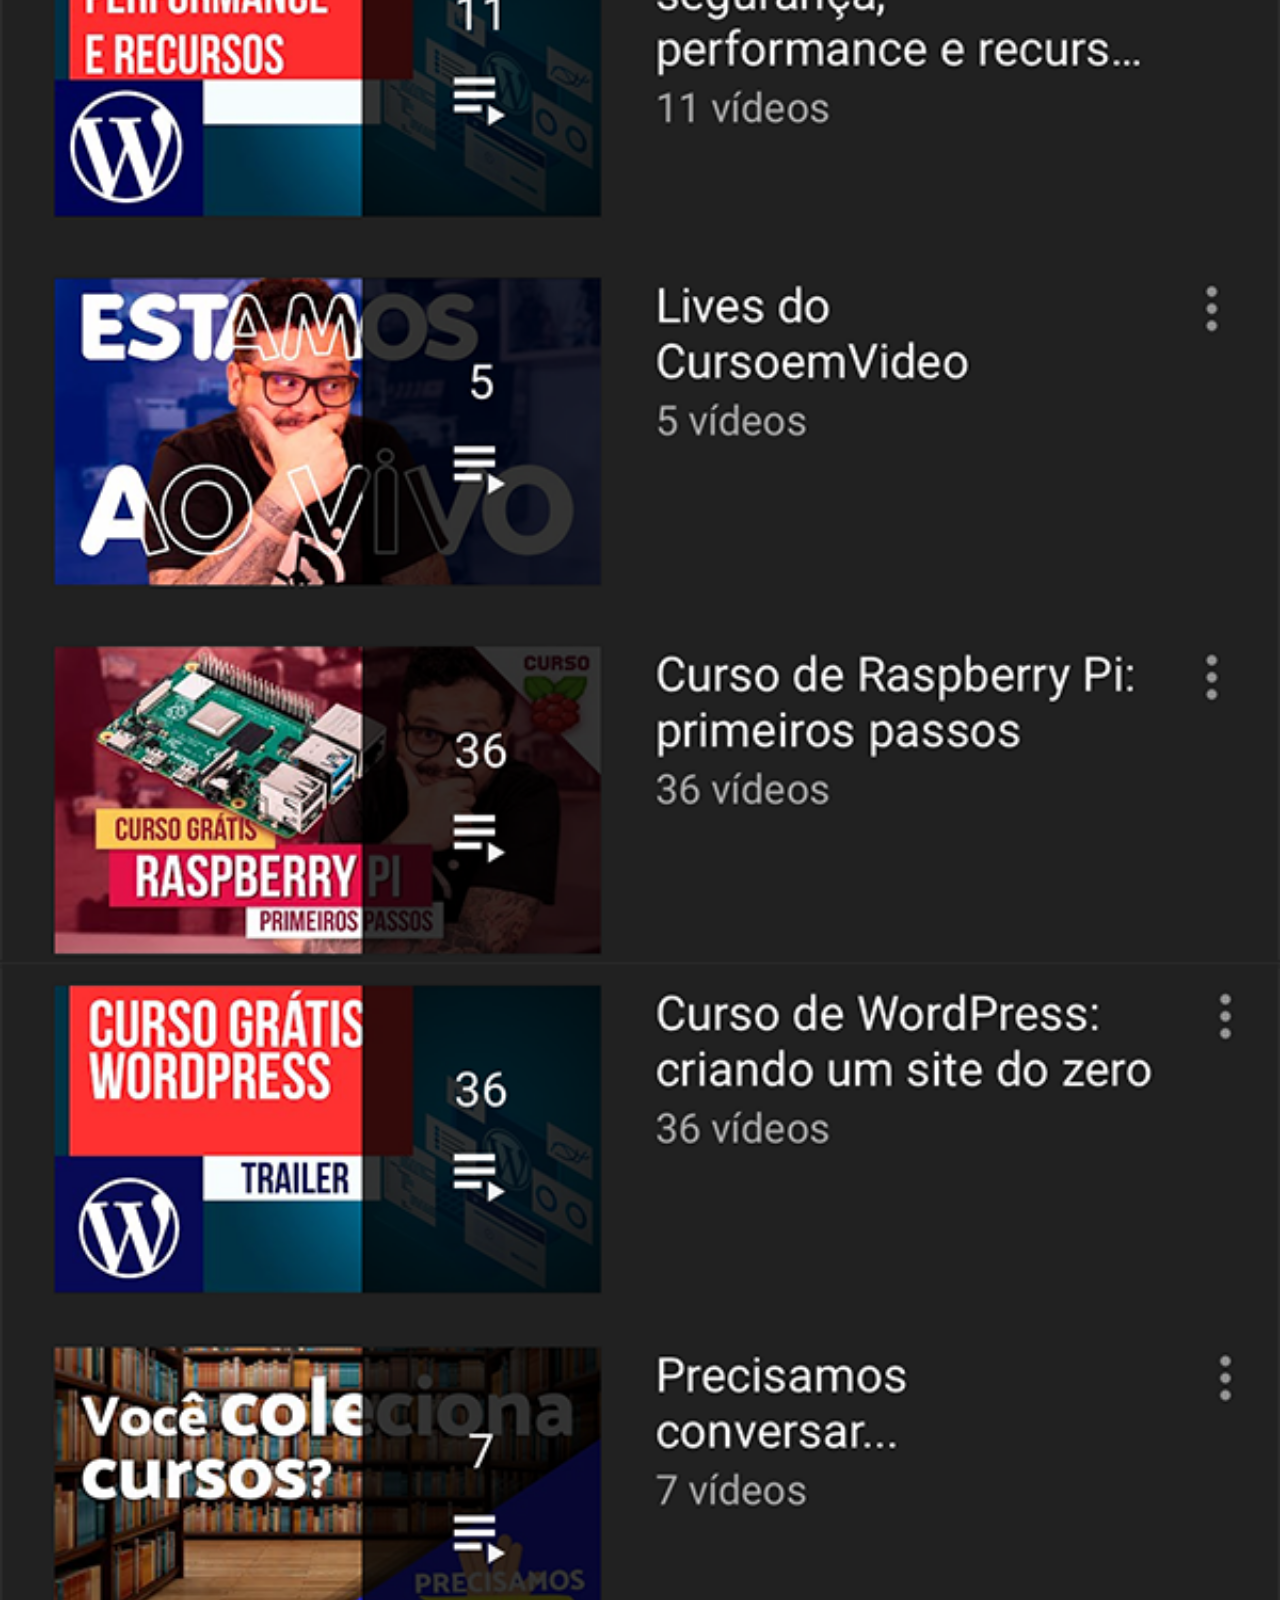
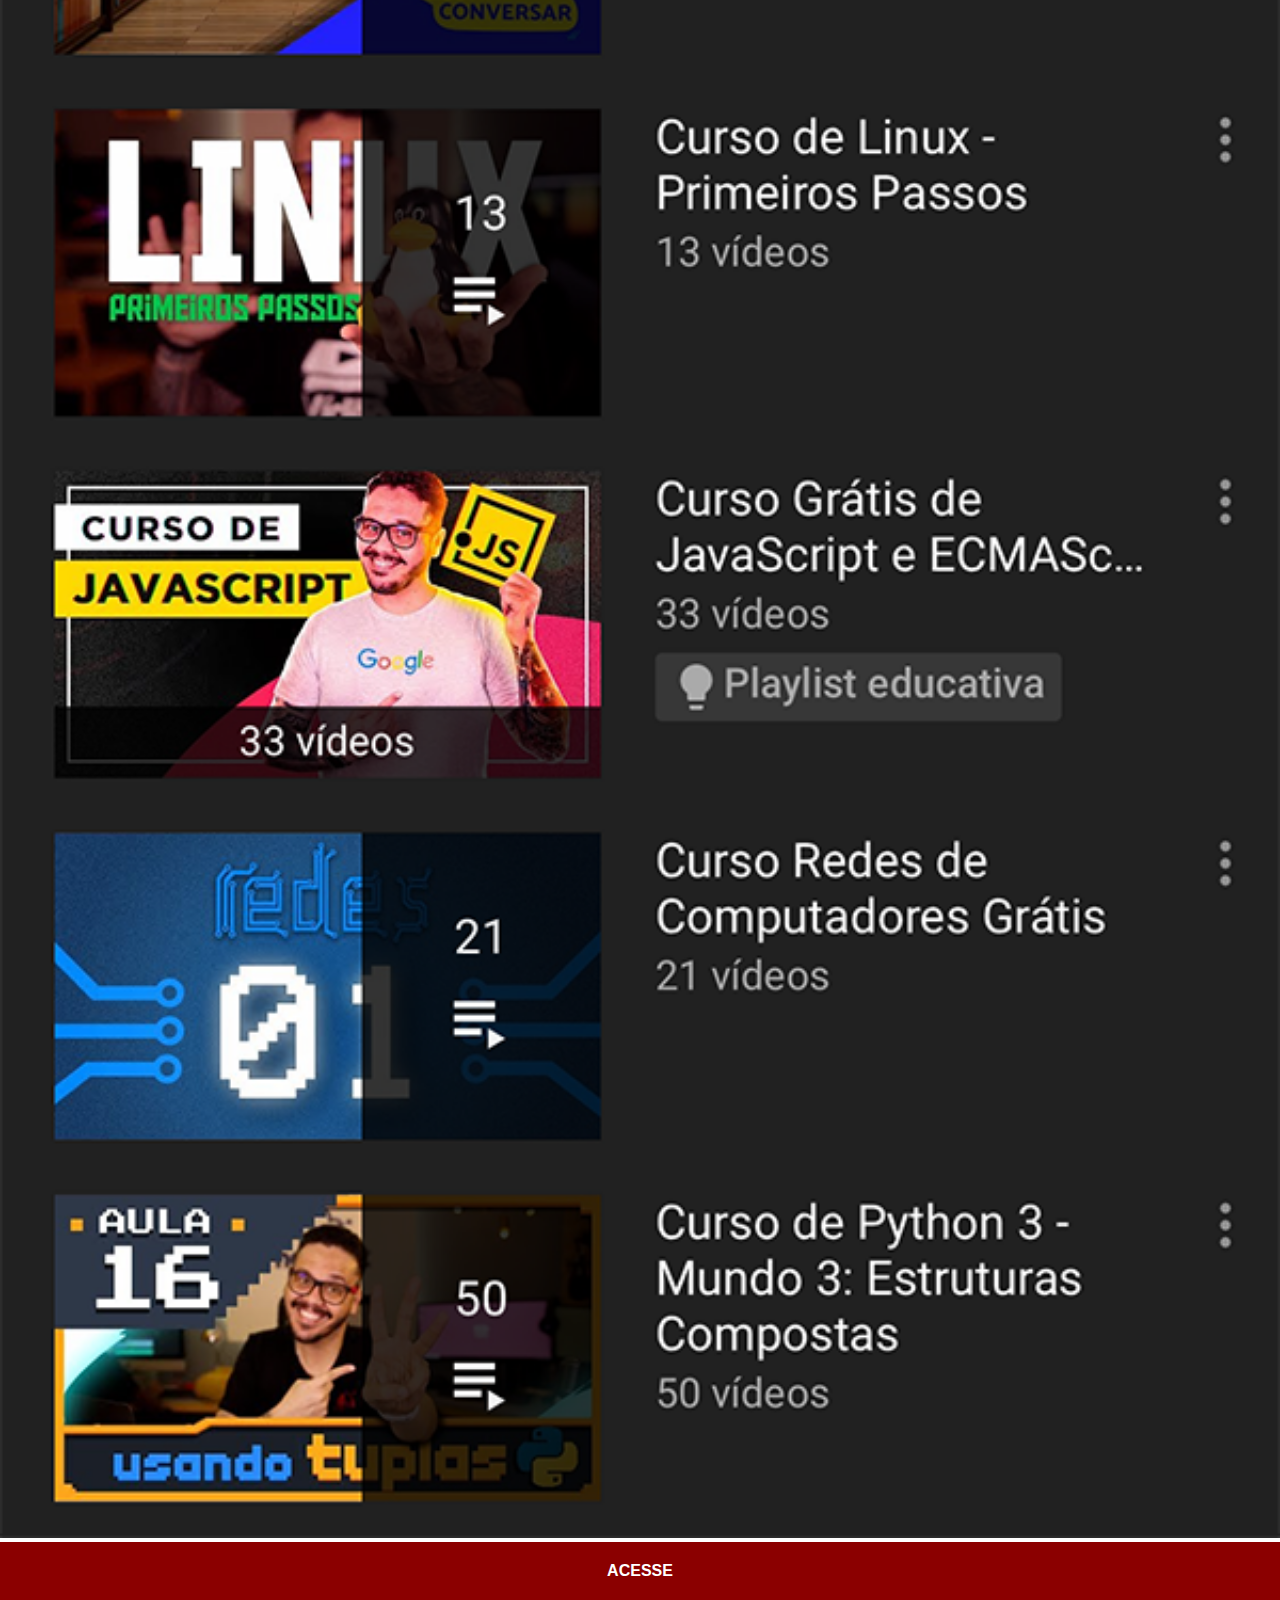
<file: youtube.html>
<!DOCTYPE html>
<html lang="pt-br">
<head>
    <meta charset="UTF-8">
    <meta name="viewport" content="width=device-width, initial-scale=1.0">
    <title>Youtube</title>
  <link rel="stylesheet" href="estilos/social.css">
</head>
<body>
    <img src="imagens/tela-youtube.png" alt="Youtube">
    <a href="https://www.youtube.com/@CursoemVideo/playlists" target="_blank">ACESSE</a>
    
</body>
</html>
</file>
<file: estilos/style.css>
@charset "UTF-8";

* {
    margin: 0px;
    padding: 0px;
    font-family: Arial, Helvetica, sans-serif;
}

html, body {
    height: 100vh;
    width: 100vw;
    background-color: black;
}

body {
    background: url('../imagens/fundo-madeira.jpg') no-repeat;
    background-size: cover;
    background-attachment: fixed;
}

main {
    height: 100vh;
    position: relative;
}

section#telefone {
    position: absolute;
    top: 50%;
    left: 50%;
    transform: translate(-50%, -50%);

    height: 627px;
    width: 311px;
    background: url('../imagens/frame-iphone.png') no-repeat;
}

    iframe#tela {
        position: relative;
        top: 80px;
        left: 22px;
        width: 269px;
        height: 471px;
    }

    section#redes-sociais {
        text-align: right;
    }

    section#redes-sociais img {
        width: 50px;
        margin: 10px;
        border-radius: 50%;
        box-shadow: 2px 2px 5px rgba(0, 0, 0, 0.401);
        box-sizing: border-box;
    }

    section#redes-sociais img:hover {
        border: 2px solid rgba(255, 255, 255, 0.634);
        transform: translate(-3px, -3px);
        box-shadow: 5px 5px 10px rgba(0, 0, 0, 0.619);
        transition: transform .3s;
    }
</file>
<file: estilos/social.css>
@charset "UTF-8";


* {
    margin: 0px;
    padding: 0px;
    font-family: Arial, Helvetica, sans-serif;
}

::-webkit-scrollbar {
    width: 0px;
    height: 0px;
}

img {
    width: 100vw;
}

a {
    display: block;
    background-color: darkred;
    color: white;
    padding: 20px;
    text-align: center;
    font-weight: bolder;
    text-decoration: none;
}

a:hover {
    background-color: red;
}
</file>
